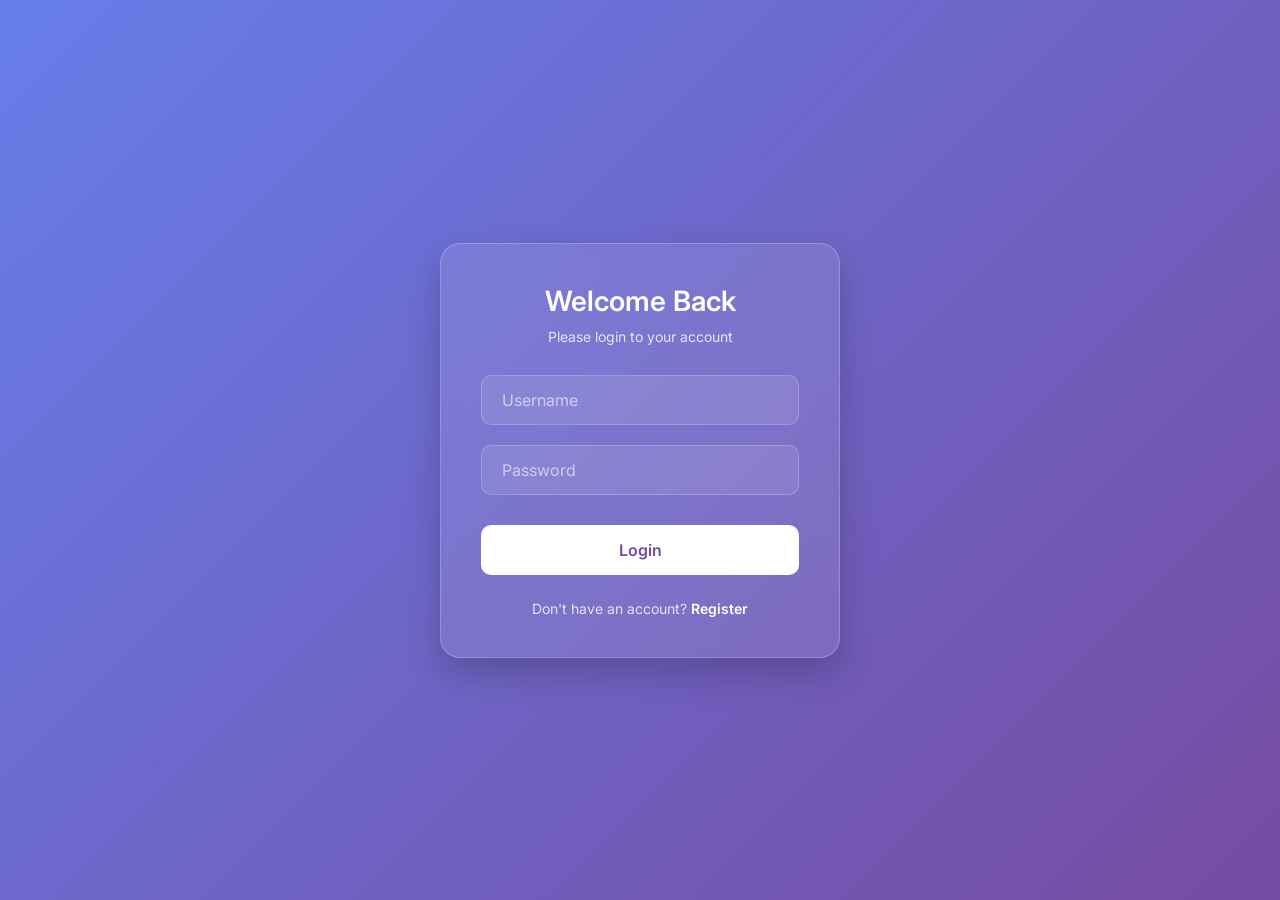
<file: login/login.html>
<!DOCTYPE html>
<html lang="en">
<head>
    <meta charset="UTF-8">
    <meta name="viewport" content="width=device-width, initial-scale=1.0">
    <title>Login - MyStore</title>
    <link rel="preconnect" href="https://fonts.googleapis.com">
    <link rel="preconnect" href="https://fonts.gstatic.com" crossorigin>
    <link href="https://fonts.googleapis.com/css2?family=Inter:wght@400;500;600;700&display=swap" rel="stylesheet">
    <link rel="stylesheet" href="../login/login.css">
</head>
<body>
    <main class="login-page">
        <section class="login-container">
            <div class="login-card">
                <h2>Welcome Back</h2>
                <p class="subtitle">Please login to your account</p>
                <form class="login-form">
                    <div class="input-group">
                        <input class="login-input" type="text" placeholder="Username" required>
                    </div>
                    <div class="input-group">
                        <input class="login-password-input" type="password" placeholder="Password" required>
                    </div>
                    <button class="login-button" type="button">Login</button>
                </form>
                <p class="login-text">Don't have an account? <a href="../register/register.html">Register</a></p>
            </div>
        </section>
    </main>
</body>
</html>
</file>
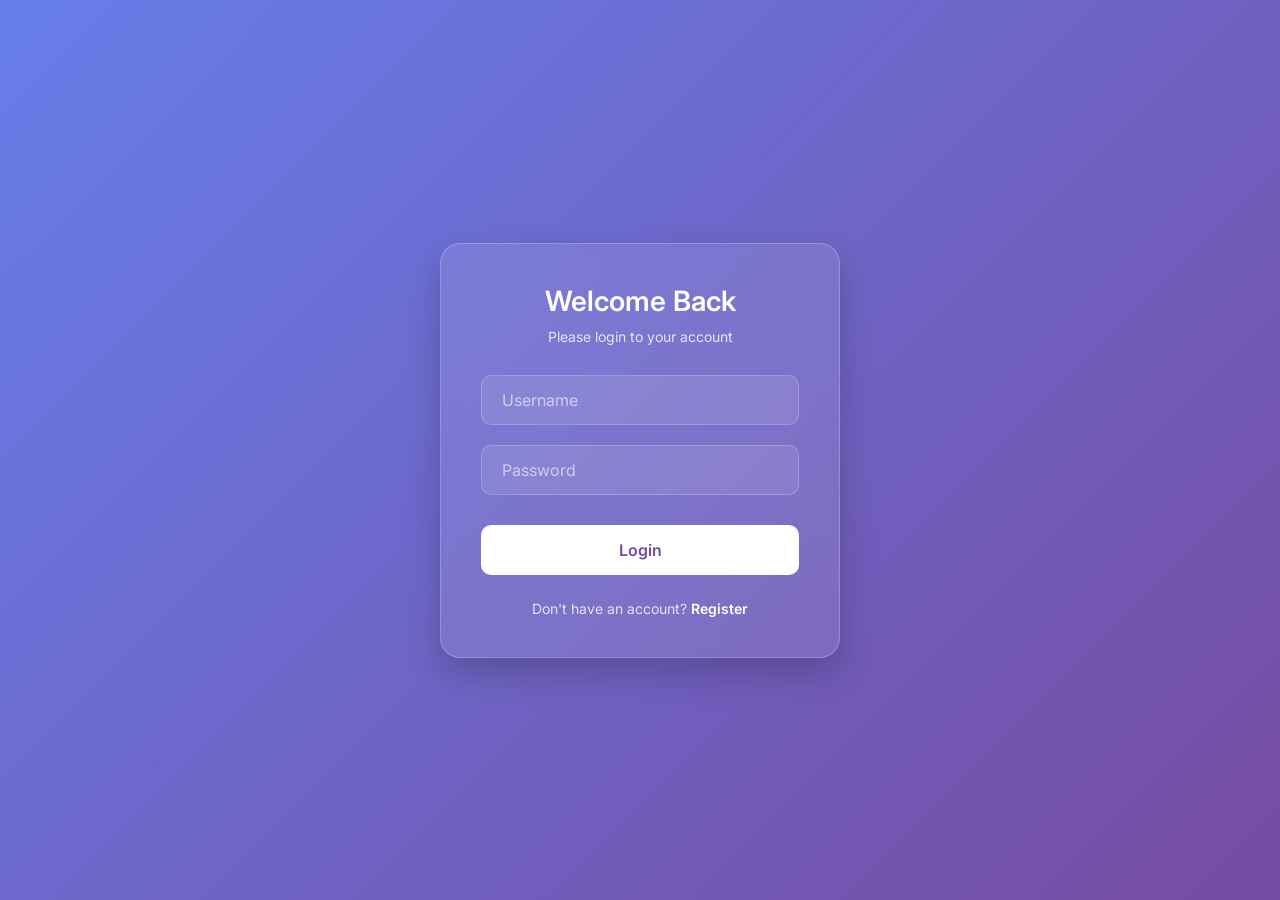
<file: all/index/login/login.html>
<!DOCTYPE html>
<html lang="en">
<head>
    <meta charset="UTF-8">
    <meta name="viewport" content="width=device-width, initial-scale=1.0">
    <title>Login - MyStore</title>
    <link rel="preconnect" href="https://fonts.googleapis.com">
    <link rel="preconnect" href="https://fonts.gstatic.com" crossorigin>
    <link href="https://fonts.googleapis.com/css2?family=Inter:wght@400;500;600;700&display=swap" rel="stylesheet">
    <link rel="stylesheet" href="../login/login.css">
</head>
<body>
    <main class="login-page">
        <section class="login-container">
            <div class="login-card">
                <h2>Welcome Back</h2>
                <p class="subtitle">Please login to your account</p>
                <form class="login-form">
                    <div class="input-group">
                        <input class="login-input" type="text" placeholder="Username" required>
                    </div>
                    <div class="input-group">
                        <input class="login-password-input" type="password" placeholder="Password" required>
                    </div>
                   <a href="../index.html"><button class="login-button" type="button">Login</button></a>
                </form>
                <p class="login-text">Don't have an account? <a href="../register/register.html">Register</a></p>
            </div>
        </section>
    </main>
</body>
</html>
</file>
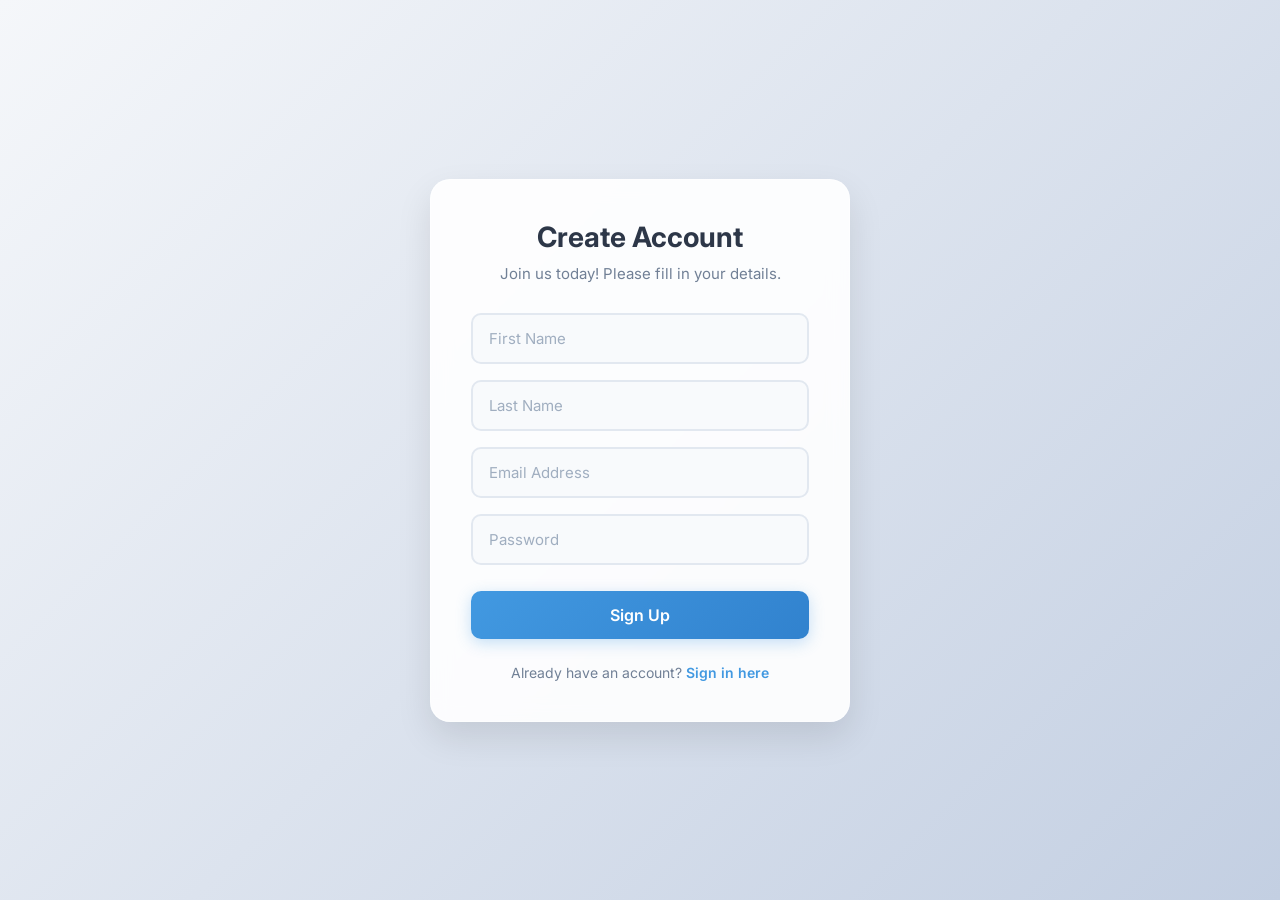
<file: all/index/register/register.html>
<!DOCTYPE html>
<html lang="en">
<head>
    <meta charset="UTF-8">
    <meta name="viewport" content="width=device-width, initial-scale=1.0">
    <title>Register | Modern App</title>
    <link href="https://fonts.googleapis.com/css2?family=Inter:wght@400;500;600;700&display=swap" rel="stylesheet">
    <link rel="stylesheet" href="register.css">
</head>
<body>
    <main class="register-main">
        <div class="register-card">
            <div class="register-header">
                <h2>Create Account</h2>
                <p>Join us today! Please fill in your details.</p>
            </div>
            <form class="register-form">
                <div class="input-group">
                    <input class="register-input" type="text" placeholder="First Name" required>
                </div>
                <div class="input-group">
                    <input class="register-input" type="text" placeholder="Last Name" required>
                </div>
                <div class="input-group">
                    <input class="register-input" type="email" placeholder="Email Address" required>
                </div>
                <div class="input-group">
                    <input class="register-input" type="password" placeholder="Password" required>
                </div>
                <button class="register-button" type="submit" onclick="window.location.href='../index.html'; return false;">Sign Up</button>
            </form>
            <div class="register-footer">
                <p>Already have an account? <a href="../login/login.html" class="login-link">Sign in here</a></p>
            </div>
        </div>
    </main>
</body>
</html>
</file>
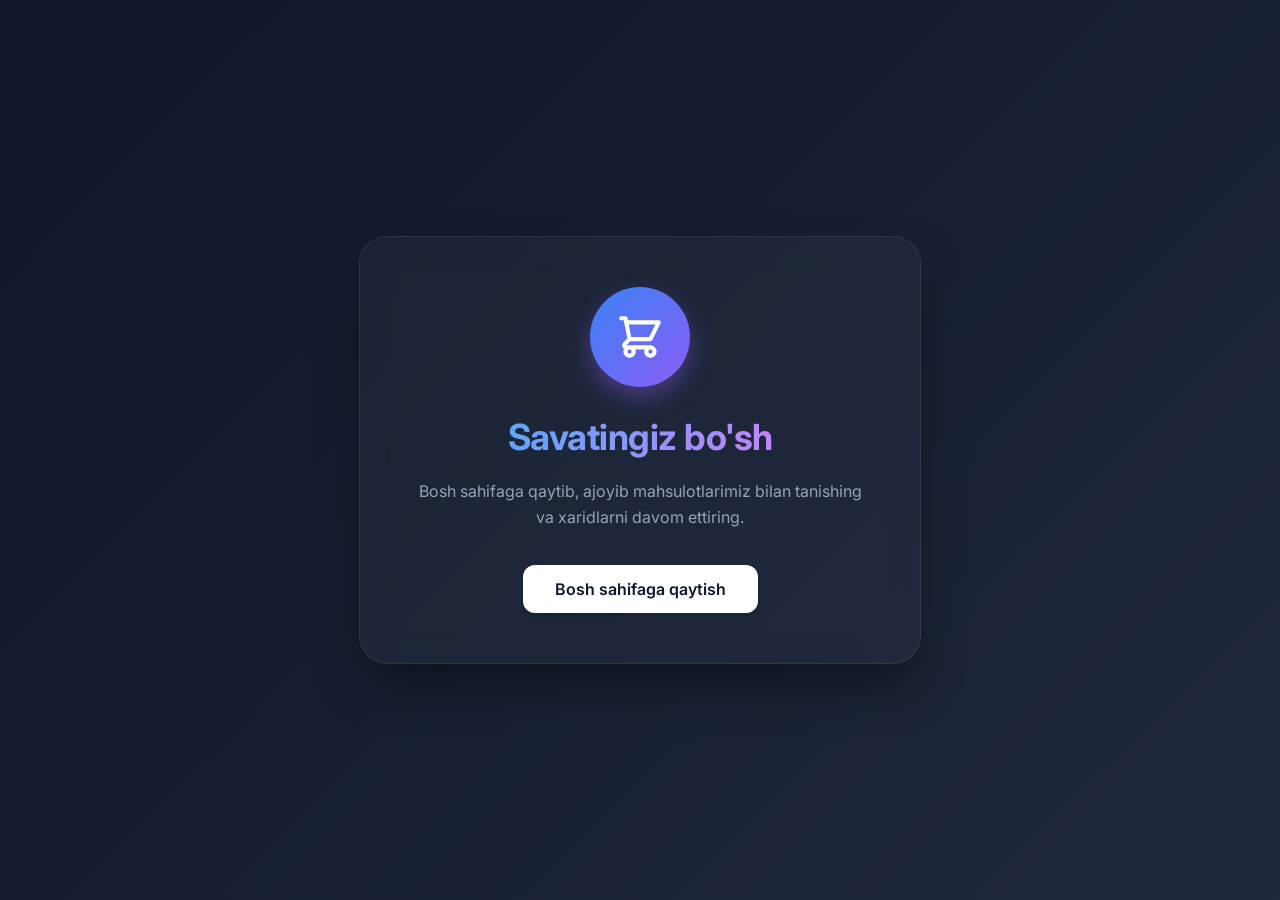
<file: all/index/shop now/shop.html>
<!DOCTYPE html>
<html lang="uz">
<head>
    <meta charset="UTF-8">
    <meta name="viewport" content="width=device-width, initial-scale=1.0">
    <title>Savatingiz bo'sh - Shop</title>
    <link rel="stylesheet" href="shop.css">
</head>
<body>
    <main>
        <div class="shop-main">
            <div class="cart-icon-wrapper">
                <svg xmlns="http://www.w3.org/2000/svg" fill="none" viewBox="0 0 24 24" stroke="currentColor">
                    <path stroke-linecap="round" stroke-linejoin="round" stroke-width="2" d="M3 3h2l.4 2M7 13h10l4-8H5.4M7 13L5.4 5M7 13l-2.293 2.293c-.63.63-.184 1.707.707 1.707H17m0 0a2 2 0 100 4 2 2 0 000-4zm-8 2a2 2 0 11-4 0 2 2 0 014 0z" />
                </svg>
            </div>
            <h1 class="shop-title">Savatingiz bo'sh</h1>
            <p class="shop-text">Bosh sahifaga qaytib, ajoyib mahsulotlarimiz bilan tanishing va xaridlarni davom ettiring.</p>
            <a href="../index.html" class="shop-button">Bosh sahifaga qaytish</a>
        </div>
    </main>
</body>

</html>
</file>
<file: login/login.css>
* {
  margin: 0;
  padding: 0;
  box-sizing: border-box;
  font-family: 'Inter', sans-serif;
}

body {
  background: linear-gradient(135deg, #667eea 0%, #764ba2 100%);
  min-height: 100vh;
  display: flex;
  justify-content: center;
  align-items: center;
}

.login-page {
  width: 100%;
  display: flex;
  justify-content: center;
  align-items: center;
}

.login-container {
  padding: 20px;
  width: 100%;
  display: flex;
  justify-content: center;
}

.login-card {
  background: rgba(255, 255, 255, 0.1);
  backdrop-filter: blur(10px);
  -webkit-backdrop-filter: blur(10px);
  border: 1px solid rgba(255, 255, 255, 0.2);
  border-radius: 20px;
  padding: 40px;
  width: 100%;
  max-width: 400px;
  box-shadow: 0 15px 35px rgba(0, 0, 0, 0.2);
  display: flex;
  flex-direction: column;
  align-items: center;
}

.login-card h2 {
  color: #ffffff;
  font-size: 28px;
  font-weight: 600;
  margin-bottom: 10px;
}

.login-card .subtitle {
  color: rgba(255, 255, 255, 0.8);
  font-size: 14px;
  margin-bottom: 30px;
  text-align: center;
}

.login-card .login-form {
  width: 100%;
  display: flex;
  flex-direction: column;
}

.login-card .input-group {
  margin-bottom: 20px;
  width: 100%;
}

.login-card .input-group input {
  width: 100%;
  height: 50px;
  background: rgba(255, 255, 255, 0.1);
  border: 1px solid rgba(255, 255, 255, 0.2);
  border-radius: 10px;
  padding: 0 20px;
  color: #ffffff;
  font-size: 16px;
  transition: all 0.3s ease;
  outline: none;
}

.login-card .input-group input::placeholder {
  color: rgba(255, 255, 255, 0.6);
}

.login-card .input-group input:focus {
  background: rgba(255, 255, 255, 0.2);
  border-color: rgba(255, 255, 255, 0.5);
  box-shadow: 0 0 10px rgba(255, 255, 255, 0.1);
}

.login-card .login-button {
  width: 100%;
  height: 50px;
  background: #ffffff;
  color: #764ba2;
  border: none;
  border-radius: 10px;
  font-size: 16px;
  font-weight: 600;
  cursor: pointer;
  transition: all 0.3s ease;
  margin-top: 10px;
}

.login-card .login-button:hover {
  transform: translateY(-2px);
  box-shadow: 0 5px 15px rgba(255, 255, 255, 0.3);
}

.login-card .login-button:active {
  transform: translateY(0);
}

.login-card .login-text {
  margin-top: 25px;
  color: rgba(255, 255, 255, 0.8);
  font-size: 14px;
}

.login-card .login-text a {
  color: #ffffff;
  text-decoration: none;
  font-weight: 600;
  transition: color 0.3s ease;
}

.login-card .login-text a:hover {
  text-decoration: underline;
  color: #e0e0e0;
}
</file>
<file: all/index/login/login.css>
* {
  margin: 0;
  padding: 0;
  box-sizing: border-box;
  font-family: 'Inter', sans-serif;
}

body {
  background: linear-gradient(135deg, #667eea 0%, #764ba2 100%);
  min-height: 100vh;
  display: flex;
  justify-content: center;
  align-items: center;
}

.login-page {
  width: 100%;
  display: flex;
  justify-content: center;
  align-items: center;
}

.login-container {
  padding: 20px;
  width: 100%;
  display: flex;
  justify-content: center;
}

.login-card {
  background: rgba(255, 255, 255, 0.1);
  backdrop-filter: blur(10px);
  -webkit-backdrop-filter: blur(10px);
  border: 1px solid rgba(255, 255, 255, 0.2);
  border-radius: 20px;
  padding: 40px;
  width: 100%;
  max-width: 400px;
  box-shadow: 0 15px 35px rgba(0, 0, 0, 0.2);
  display: flex;
  flex-direction: column;
  align-items: center;
}

.login-card h2 {
  color: #ffffff;
  font-size: 28px;
  font-weight: 600;
  margin-bottom: 10px;
}

.login-card .subtitle {
  color: rgba(255, 255, 255, 0.8);
  font-size: 14px;
  margin-bottom: 30px;
  text-align: center;
}

.login-card .login-form {
  width: 100%;
  display: flex;
  flex-direction: column;
}

.login-card .input-group {
  margin-bottom: 20px;
  width: 100%;
}

.login-card .input-group input {
  width: 100%;
  height: 50px;
  background: rgba(255, 255, 255, 0.1);
  border: 1px solid rgba(255, 255, 255, 0.2);
  border-radius: 10px;
  padding: 0 20px;
  color: #ffffff;
  font-size: 16px;
  transition: all 0.3s ease;
  outline: none;
}

.login-card .input-group input::placeholder {
  color: rgba(255, 255, 255, 0.6);
}

.login-card .input-group input:focus {
  background: rgba(255, 255, 255, 0.2);
  border-color: rgba(255, 255, 255, 0.5);
  box-shadow: 0 0 10px rgba(255, 255, 255, 0.1);
}

.login-card .login-button {
  width: 100%;
  height: 50px;
  background: #ffffff;
  color: #764ba2;
  border: none;
  border-radius: 10px;
  font-size: 16px;
  font-weight: 600;
  cursor: pointer;
  transition: all 0.3s ease;
  margin-top: 10px;
}

.login-card .login-button:hover {
  transform: translateY(-2px);
  box-shadow: 0 5px 15px rgba(255, 255, 255, 0.3);
}

.login-card .login-button:active {
  transform: translateY(0);
}

.login-card .login-text {
  margin-top: 25px;
  color: rgba(255, 255, 255, 0.8);
  font-size: 14px;
}

.login-card .login-text a {
  color: #ffffff;
  text-decoration: none;
  font-weight: 600;
  transition: color 0.3s ease;
}

.login-card .login-text a:hover {
  text-decoration: underline;
  color: #e0e0e0;
}
</file>
<file: all/index/register/register.css>
* {
  margin: 0;
  padding: 0;
  box-sizing: border-box;
  font-family: "Inter", sans-serif;
}

body {
  background: linear-gradient(135deg, #f5f7fa 0%, #c3cfe2 100%);
  min-height: 100vh;
  display: flex;
  align-items: center;
  justify-content: center;
}

.register-main {
  width: 100%;
  display: flex;
  align-items: center;
  justify-content: center;
  padding: 20px;
}

.register-card {
  background: rgba(255, 255, 255, 0.9);
  backdrop-filter: blur(10px);
  width: 100%;
  max-width: 420px;
  padding: 40px;
  border-radius: 20px;
  box-shadow: 0 15px 35px rgba(0, 0, 0, 0.1);
  border: 1px solid rgba(255, 255, 255, 0.5);
  animation: slideUp 0.6s cubic-bezier(0.16, 1, 0.3, 1);
  transition: all 0.3s ease;
}
.register-card:hover {
  box-shadow: 0 20px 40px rgba(0, 0, 0, 0.15);
  transform: translateY(-5px);
}

.register-header {
  text-align: center;
  margin-bottom: 30px;
}
.register-header h2 {
  color: #2d3748;
  font-size: 28px;
  font-weight: 700;
  margin-bottom: 10px;
}
.register-header p {
  color: #718096;
  font-size: 15px;
}

.register-form {
  display: flex;
  flex-direction: column;
  gap: 16px;
}

.input-group {
  position: relative;
  width: 100%;
}

.register-input {
  width: 100%;
  padding: 14px 16px;
  border: 2px solid #e2e8f0;
  border-radius: 10px;
  font-size: 15px;
  color: #2d3748;
  background: #f8fafc;
  transition: all 0.3s ease;
  outline: none;
}
.register-input::-moz-placeholder {
  color: #a0aec0;
}
.register-input::placeholder {
  color: #a0aec0;
}
.register-input:focus {
  border-color: #4299e1;
  background: #ffffff;
  box-shadow: 0 0 0 3px rgba(66, 153, 225, 0.2);
}

.register-button {
  width: 100%;
  padding: 14px;
  margin-top: 10px;
  border: none;
  border-radius: 10px;
  background: linear-gradient(135deg, #4299e1 0%, #3182ce 100%);
  color: white;
  font-size: 16px;
  font-weight: 600;
  cursor: pointer;
  transition: all 0.3s ease;
  box-shadow: 0 4px 15px rgba(66, 153, 225, 0.3);
}
.register-button:hover {
  transform: translateY(-2px);
  box-shadow: 0 6px 20px rgba(66, 153, 225, 0.4);
}
.register-button:active {
  transform: translateY(1px);
}

.register-footer {
  text-align: center;
  margin-top: 25px;
}
.register-footer p {
  color: #718096;
  font-size: 14px;
}
.register-footer .login-link {
  color: #4299e1;
  text-decoration: none;
  font-weight: 600;
  transition: color 0.3s ease;
}
.register-footer .login-link:hover {
  color: #2b6cb0;
  text-decoration: underline;
}

@keyframes slideUp {
  from {
    opacity: 0;
    transform: translateY(20px);
  }
  to {
    opacity: 1;
    transform: translateY(0);
  }
}
</file>
<file: all/index/shop now/shop.css>
@import url("https://fonts.googleapis.com/css2?family=Inter:wght@400;500;600;700&display=swap");
body {
  margin: 0;
  padding: 0;
  font-family: "Inter", sans-serif;
  background: linear-gradient(135deg, #0f172a 0%, #1e293b 100%);
  color: #f8fafc;
  min-height: 100vh;
  display: flex;
  justify-content: center;
  align-items: center;
  overflow: hidden;
}

.shop-main {
  display: flex;
  justify-content: center;
  align-items: center;
  flex-direction: column;
  gap: 20px;
  text-align: center;
  background: rgba(255, 255, 255, 0.03);
  backdrop-filter: blur(16px);
  -webkit-backdrop-filter: blur(16px);
  border: 1px solid rgba(255, 255, 255, 0.08);
  border-radius: 28px;
  padding: 50px 40px;
  box-shadow: 0 25px 50px -12px rgba(0, 0, 0, 0.5);
  max-width: 480px;
  width: 90%;
  animation: slideUp 0.8s cubic-bezier(0.16, 1, 0.3, 1) forwards;
  opacity: 0;
  transform: translateY(30px);
}

@keyframes slideUp {
  to {
    opacity: 1;
    transform: translateY(0);
  }
}
.cart-icon-wrapper {
  width: 100px;
  height: 100px;
  background: linear-gradient(135deg, #3b82f6 0%, #8b5cf6 100%);
  border-radius: 50%;
  display: flex;
  justify-content: center;
  align-items: center;
  margin-bottom: 8px;
  box-shadow: 0 10px 25px rgba(139, 92, 246, 0.4);
  animation: float 3s ease-in-out infinite;
}
.cart-icon-wrapper svg {
  width: 50px;
  height: 50px;
  color: white;
}

@keyframes float {
  0% {
    transform: translateY(0px);
  }
  50% {
    transform: translateY(-10px);
  }
  100% {
    transform: translateY(0px);
  }
}
.shop-title {
  font-size: 36px;
  font-weight: 700;
  margin: 0;
  background: linear-gradient(to right, #60a5fa, #c084fc);
  -webkit-background-clip: text;
  background-clip: text;
  -webkit-text-fill-color: transparent;
  letter-spacing: -0.5px;
}

.shop-text {
  font-size: 16px;
  color: #94a3b8;
  margin: 0;
  line-height: 1.6;
  font-weight: 400;
  padding: 0 10px;
}

.shop-button {
  display: inline-flex;
  align-items: center;
  justify-content: center;
  padding: 14px 32px;
  background: white;
  color: #0f172a;
  font-size: 16px;
  font-weight: 600;
  text-decoration: none;
  border: none;
  border-radius: 12px;
  cursor: pointer;
  transition: all 0.3s cubic-bezier(0.4, 0, 0.2, 1);
  margin-top: 15px;
  box-shadow: 0 4px 6px -1px rgba(0, 0, 0, 0.1), 0 2px 4px -1px rgba(0, 0, 0, 0.06);
}
.shop-button:hover {
  transform: translateY(-3px);
  box-shadow: 0 10px 15px -3px rgba(0, 0, 0, 0.2), 0 4px 6px -2px rgba(0, 0, 0, 0.1);
  background: #f8fafc;
}
.shop-button:active {
  transform: translateY(0);
}
</file>
